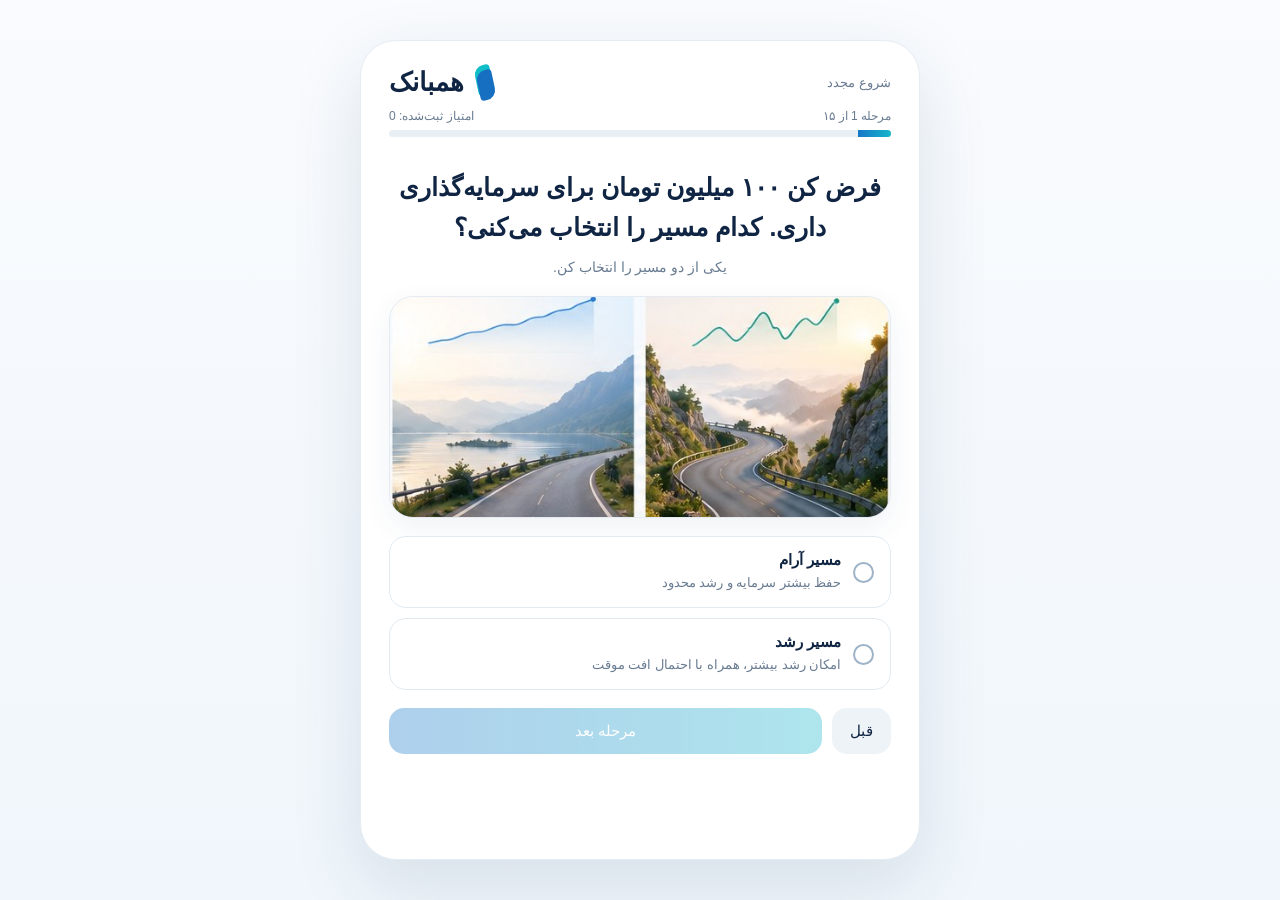
<file: risk-questionnaire.html>
<!doctype html>
<html lang="fa" dir="rtl">
<head>
<meta charset="utf-8">
<meta name="viewport" content="width=device-width,initial-scale=1">
<title>پرسشنامه ریسک همبانک</title>
<style>

@font-face {
  font-family: 'Vazir';
  src: local('Vazir'), local('Vazir FD'), local('Vazirmatn');
  font-weight: 100 900;
  font-style: normal;
  font-display: swap;
}

:root{--ink:#102543;--muted:#687b91;--blue:#1677c8;--cyan:#18b6ca;--green:#13a56e;--line:#e6edf5;--bg:#f4f8fc}
*{box-sizing:border-box}
body{margin:0;font-family:"Vazir","Vazirmatn",Tahoma,"Segoe UI",sans-serif;background:linear-gradient(180deg,#f9fbfe,#f0f6fb);color:var(--ink)}
.app{min-height:100vh;display:grid;place-items:center;padding:24px}
.phone{width:min(560px,100%);min-height:820px;background:#fff;border:1px solid #e4edf5;border-radius:36px;box-shadow:0 25px 70px rgba(39,76,111,.13);overflow:hidden}
.top{padding:24px 28px 10px;display:flex;align-items:center;justify-content:space-between}
.logo{font-size:26px;font-weight:900;display:flex;align-items:center;gap:10px}
.mark{width:27px;height:34px;position:relative} .mark:before,.mark:after{content:"";position:absolute;width:16px;height:30px;border-radius:10px 4px 10px 4px;transform:rotate(-12deg)} .mark:before{background:#11bec7;right:9px} .mark:after{background:#176fc2;left:4px;top:5px}
.exit{font-size:13px;color:var(--muted);cursor:pointer}
.progressRow{padding:0 28px 14px} .meta{display:flex;justify-content:space-between;color:var(--muted);font-size:12px;margin-bottom:7px} .track{height:7px;background:#e8eff5;border-radius:99px;overflow:hidden} .fill{height:100%;background:linear-gradient(90deg,var(--blue),var(--cyan));transition:.3s}
.content{padding:16px 28px 26px}
h1{font-size:25px;line-height:1.6;text-align:center;margin:0 0 8px} .sub{text-align:center;color:var(--muted);line-height:1.8;font-size:14px;margin:0 0 16px}
.hero{border-radius:24px;overflow:hidden;border:1px solid #e4ebf3;background:#f7fafc;margin:12px 0 18px;box-shadow:0 10px 30px rgba(33,76,115,.07)} .hero img{display:block;width:100%;height:220px;object-fit:cover}
.opts{display:grid;gap:10px} .opt{border:1px solid #e1eaf2;background:#fff;border-radius:17px;padding:14px 16px;cursor:pointer;transition:.18s;display:flex;align-items:center;gap:12px} .opt:hover{transform:translateY(-1px);box-shadow:0 8px 20px rgba(29,84,126,.07)} .opt.sel{border:2px solid var(--blue);background:#f5fbff} .radio{width:21px;height:21px;border-radius:50%;border:2px solid #9eb3c7;flex:0 0 auto;position:relative} .opt.sel .radio{border-color:var(--blue)} .opt.sel .radio:after{content:"";width:11px;height:11px;background:var(--blue);border-radius:50%;position:absolute;inset:3px}
.txt b{display:block;font-size:15px;margin-bottom:4px} .txt span{font-size:12.5px;color:var(--muted);line-height:1.6}
.nav{display:flex;gap:10px;margin-top:18px} button{border:0;border-radius:15px;padding:14px 18px;font-size:15px;cursor:pointer} .next{background:linear-gradient(90deg,var(--blue),var(--cyan));color:#fff;flex:1} .next:disabled{opacity:.35;cursor:not-allowed} .back{background:#edf3f7;color:var(--ink)} 
.result{text-align:center;padding:18px 4px} .score{width:170px;height:170px;border-radius:50%;margin:18px auto;background:conic-gradient(var(--blue) 0deg,#e8eff5 0);display:grid;place-items:center;position:relative} .score:before{content:"";width:132px;height:132px;border-radius:50%;background:#fff;position:absolute} .scorein{position:relative;z-index:1} .num{font-size:48px;font-weight:900} .den{font-size:13px;color:var(--muted)} .badge{display:inline-block;padding:9px 15px;border-radius:99px;font-weight:800;margin:5px 0 10px} .low{background:#edf5ff;color:#2865a7} .mod{background:#fff3da;color:#9b6800} .high{background:#e9f8f0;color:#16814e} .desc{color:var(--muted);line-height:1.9;font-size:14px}
.break{display:grid;grid-template-columns:repeat(5,1fr);gap:7px;margin-top:18px} .chip{background:#f6f9fc;border-radius:12px;padding:8px;font-size:11px;color:var(--muted)} .chip b{display:block;color:var(--ink);font-size:15px;margin-top:3px}
@media(max-width:600px){
  html,body{height:100%;overflow:hidden}
  .app{padding:0;height:100dvh;min-height:100dvh;display:block;overflow:hidden}
  .phone{border-radius:0;border:0;width:100%;height:100dvh;min-height:0;overflow:hidden;display:flex;flex-direction:column}
  .top{padding:10px 16px 4px;flex:0 0 auto}
  .logo{font-size:21px}.mark{transform:scale(.82);transform-origin:center}
  .exit{font-size:11px}
  .progressRow{padding:0 16px 7px;flex:0 0 auto}
  .meta{font-size:10.5px;margin-bottom:4px}.track{height:5px}
  .content{padding:5px 16px 10px;flex:1 1 auto;min-height:0;display:flex;flex-direction:column;overflow:hidden}
  h1{font-size:clamp(16px,2.35vh,20px);line-height:1.45;margin:0 0 3px;flex:0 0 auto}
  .sub{font-size:clamp(10.5px,1.55vh,12.5px);line-height:1.45;margin:0 0 5px;flex:0 0 auto}
  .hero{margin:3px 0 6px;border-radius:15px;flex:0 0 auto}
  .hero img{height:clamp(92px,17vh,135px)}
  .opts{gap:5px;flex:1 1 auto;min-height:0;align-content:start}
  .opt{border-radius:12px;padding:clamp(5px,0.9vh,8px) 10px;gap:8px;min-height:0}
  .radio{width:17px;height:17px;border-width:1.5px}.opt.sel .radio:after{width:9px;height:9px;inset:2.5px}
  .txt b{font-size:clamp(11.5px,1.65vh,13.5px);margin-bottom:1px;line-height:1.25}
  .txt span{font-size:clamp(9.5px,1.35vh,11.5px);line-height:1.3}
  .nav{gap:7px;margin-top:6px;flex:0 0 auto}
  button{border-radius:11px;padding:clamp(8px,1.35vh,11px) 12px;font-size:12.5px}
  .result{padding:4px 4px}.result h1{font-size:20px}
  .score{width:145px;height:145px;margin:12px auto}.score:before{width:112px;height:112px}.num{font-size:40px}
}
@media(max-width:600px) and (max-height:720px){
  .top{padding-top:6px}.hero img{height:88px}.hero{margin:2px 0 4px}
  h1{font-size:15px}.sub{font-size:10px;margin-bottom:3px}
  .opts{gap:3px}.opt{padding:4px 8px}.txt b{font-size:11.5px}.txt span{font-size:9.5px}
  .nav{margin-top:4px}button{padding:7px 10px}
}
</style>
</head>
<body>
<div class="app">
 <div class="phone">
  <div class="top">
   <div class="exit" onclick="resetQuiz()">شروع مجدد</div>
   <div class="logo"><div class="mark"></div>همبانک</div>
  </div>
  <div class="progressRow">
    <div class="meta"><span id="step">مرحله ۱ از ۱۵</span><span id="scoreLive">امتیاز ثبت‌شده: ۰</span></div>
    <div class="track"><div id="fill" class="fill"></div></div>
  </div>
  <div id="content" class="content"></div>
 </div>
</div>
<script>
const Q=[{"title": "فرض کن ۱۰۰ میلیون تومان برای سرمایه‌گذاری داری. کدام مسیر را انتخاب می‌کنی؟", "subtitle": "یکی از دو مسیر را انتخاب کن.", "options": [["مسیر آرام", "حفظ بیشتر سرمایه و رشد محدود", 1], ["مسیر رشد", "امکان رشد بیشتر، همراه با احتمال افت موقت", 5]]}, {"title": "این سرمایه را برای چه مدتی کنار می‌گذاری؟", "subtitle": "فرض کن همان ۱۰۰ میلیون تومان را سرمایه‌گذاری کرده‌ای. احتمالاً چه زمانی به این پول نیاز پیدا می‌کنی؟", "options": [["کمتر از ۳ سال", "به‌زودی به این پول نیاز دارم.", 1], ["۳ تا ۱۰ سال", "می‌توانم چند سال به این پول دست نزنم.", 3], ["بیشتر از ۱۰ سال", "این پول را برای آینده دور کنار گذاشته‌ام.", 5]]}, {"title": "یک فرصت سرمایه‌گذاری جدید پیدا کرده‌ای. اطلاعات اولیه خوب است، اما هنوز همه‌چیز روشن نیست.", "subtitle": "معمولاً چقدر محتاط وارد چنین موقعیتی می‌شوی؟", "options": [["خیلی محتاط", "تا تقریباً همه‌چیز روشن نشود وارد نمی‌شوم.", 1], ["محتاط", "بعد از بررسی زیاد وارد می‌شوم.", 2], ["متعادل", "کمی بررسی می‌کنم و بعد تصمیم می‌گیرم.", 3], ["نسبتاً سریع", "اگر نشانه‌ها خوب باشد وارد می‌شوم.", 4], ["جسور", "فرصت‌های تازه را زودتر امتحان می‌کنم.", 5]]}, {"title": "فرض کن بخشی از سرمایه‌ات وارد بازار سهام شده و قیمت‌ها دائماً بالا و پایین می‌شوند.", "subtitle": "این فضا برایت چقدر راحت است؟", "options": [["اصلاً راحت نیستم", "ترجیح می‌دهم وارد چنین فضایی نشوم.", 1], ["کم‌راحت", "برایم استرس‌زاست و با احتیاط زیاد می‌مانم.", 2], ["خنثی", "نه راحت هستم نه ناراحت.", 3], ["راحت", "با این فضا نسبتاً راحت هستم.", 4], ["کاملاً راحت", "نوسان بازار برایم طبیعی است.", 5]]}, {"title": "پنج سطح سرمایه‌گذاری پیش روی توست.", "subtitle": "هرچه امکان رشد بیشتر شود، نوسان هم بیشتر می‌شود. کدام انتخاب طبیعی‌تر است؟", "options": [["حفظ سرمایه", "رشد خیلی کم؛ امنیت بالاتر.", 1], ["امنیت بیشتر", "بیشتر امنیت می‌خواهم، کمی رشد هم مهم است.", 2], ["تعادل", "بین امنیت و رشد تعادل می‌خواهم.", 3], ["رشد بیشتر", "برای رشد بیشتر، نوسان بیشتری می‌پذیرم.", 4], ["اولویت با رشد", "رشد برایم مهم‌تر از ثبات است.", 5]]}, {"title": "یک فرصت سرمایه‌گذاری مناسب پیدا کرده‌ای و فقط تا فردا برای تصمیم‌گیری زمان داری.", "subtitle": "اطلاعات اصلی را هم در اختیار داری. معمولاً در چنین شرایطی چطور تصمیم می‌گیری؟", "options": [["زمان بیشتری لازم دارم", "احتمالاً نمی‌توانم به این سرعت تصمیم بگیرم.", 1], ["بررسی بیشتر", "برای تصمیم نیاز به زمان بیشتری دارم.", 2], ["بستگی دارد", "نه سریع تصمیم می‌گیرم نه خیلی دیر.", 3], ["نسبتاً سریع", "اگر اطلاعات کافی باشد تصمیم می‌گیرم.", 4], ["بدون تعلل", "وقتی اطلاعات لازم را دارم سریع تصمیم می‌گیرم.", 5]]}, {"title": "بازاری را می‌بینی که قیمت‌ها در آن بیشتر از حالت معمول بالا و پایین می‌شوند.", "subtitle": "اولین برداشت تو از چنین شرایطی چیست؟", "options": [["تهدید جدی", "بهتر است فاصله بگیرم.", 1], ["بیشتر تهدید", "ریسک را بیشتر از فرصت می‌بینم.", 2], ["هم فرصت، هم تهدید", "برداشتم خنثی است.", 3], ["بیشتر فرصت", "فرصت را بیشتر از تهدید می‌بینم.", 4], ["فرصت", "نوسان برایم نشانه وجود فرصت است.", 5]]}, {"title": "فرض کن بخشی از پولت را می‌خواهی برای مدتی کنار بگذاری.", "subtitle": "ترجیح می‌دهی پولت بیشتر در سپرده بانکی بماند یا وارد سرمایه‌گذاری‌هایی با امکان رشد و نوسان بیشتر شود؟", "options": [["تقریباً همه در سپرده", "امنیت برایم اولویت اصلی است.", 1], ["بیشتر در سپرده", "بخش عمده را در بانک نگه می‌دارم.", 2], ["تقسیم متعادل", "بین سپرده و سرمایه‌گذاری تقسیم می‌کنم.", 3], ["بیشتر سرمایه‌گذاری", "بخش بیشتری را وارد سرمایه‌گذاری می‌کنم.", 4], ["تمرکز بر رشد", "سپرده بانکی انتخاب اصلی من نیست.", 5]]}, {"title": "یک پیشنهاد سرمایه‌گذاری به تو معرفی شده و خلاصه اطلاعاتش را می‌بینی.", "subtitle": "بازده مورد انتظار، مدت سرمایه‌گذاری، میزان نوسان و امکان برداشت. این اطلاعات چقدر برایت قابل‌فهم است؟", "options": [["تقریباً نامفهوم", "چیزی از این اطلاعات متوجه نمی‌شوم.", 1], ["نیاز به توضیح", "برای فهم بیشتر بخش‌ها کمک می‌خواهم.", 2], ["تا حدی قابل‌فهم", "بعضی بخش‌ها را می‌فهمم.", 3], ["روشن", "بیشتر اطلاعات را راحت می‌فهمم.", 4], ["کاملاً روشن", "می‌توانم سریع بفهمم و مقایسه کنم.", 5]]}, {"title": "پنج گزینه سرمایه‌گذاری پیش روی توست.", "subtitle": "هرچه احتمال رشد بیشتر می‌شود، نوسان و احتمال افت هم بیشتر می‌شود. کدام سطح را انتخاب می‌کنی؟", "options": [["رشد کم", "نوسان بسیار کم.", 1], ["رشد محدود", "نوسان کم.", 2], ["متعادل", "تعادل بین رشد و نوسان.", 3], ["رشد بالا", "نوسان بیشتر.", 4], ["رشد خیلی بالا", "با پذیرش افت‌های قابل‌توجه.", 5]]}, {"title": "مسیر سرمایه‌گذاری تو تا امروز چطور بوده؟", "subtitle": "تا امروز چقدر با سهام، صندوق‌ها و اوراق بهادار درگیر بوده‌ای؟", "options": [["تقریباً هیچ", "تجربه سرمایه‌گذاری ندارم.", 1], ["خیلی کم", "یکی دو بار با کمک دیگران سرمایه‌گذاری کرده‌ام.", 2], ["محدود", "چند تجربه داشته‌ام و با کلیات آشنا هستم.", 3], ["زیاد", "بارها سرمایه‌گذاری کرده‌ام و با ابزارها آشنا هستم.", 4], ["مستمر", "خودم تصمیم‌های سرمایه‌گذاری می‌گیرم.", 5]]}, {"title": "فرض کن یک سرمایه‌گذاری را بعد از بررسی انتخاب کرده‌ای و خرید انجام شده.", "subtitle": "چند ساعت بعد بازار کمی بالا و پایین می‌شود. معمولاً چه حسی داری؟", "options": [["خیلی مضطرب", "مدام چک می‌کنم و نگران تصمیمم هستم.", 1], ["کمی مضطرب", "چند بار وضعیت را بررسی می‌کنم.", 2], ["خنثی", "نه خیلی نگران می‌شوم نه کاملاً بی‌خیال.", 3], ["آرام", "اگر تصمیمم منطقی بوده باشد آرام می‌مانم.", 4], ["کاملاً آرام", "نوسان کوتاه‌مدت ذهنم را درگیر نمی‌کند.", 5]]}, {"title": "برای رسیدن به یک هدف مالی، با پس‌انداز فعلی‌ات کمی از برنامه عقب هستی.", "subtitle": "بیشتر پس‌انداز می‌کنی یا ریسک بیشتری برای رشد می‌پذیری؟", "options": [["تقریباً فقط پس‌انداز", "ریسک اضافه نمی‌کنم.", 1], ["بیشتر پس‌انداز", "فقط کمی ریسک اضافه می‌کنم.", 2], ["ترکیبی", "هم پس‌انداز را زیاد می‌کنم، هم کمی ریسک.", 3], ["بیشتر رشد", "بیشتر روی سرمایه‌گذاری پربازده‌تر تکیه می‌کنم.", 4], ["ریسک بیشتر", "ترجیح می‌دهم ریسک بیشتری بپذیرم.", 5]]}, {"title": "یک هفته پرنوسان را تصور کن.", "subtitle": "سرمایه‌ات چند بار بالا و پایین شده، اما در پایان هفته تقریباً به نقطه اول برگشته. این نوسان‌ها چقدر تو را نگران می‌کند؟", "options": [["خیلی زیاد", "حتی اگر در پایان ضرر نکرده باشم.", 1], ["نسبتاً زیاد", "این بالا و پایین شدن برایم آزاردهنده است.", 2], ["تا حدی", "بستگی به شرایط دارد.", 3], ["کم", "نوسان را بخشی از بازار می‌دانم.", 4], ["تقریباً هیچ", "اگر منطق سرمایه‌گذاری تغییر نکرده باشد.", 5]]}, {"title": "فرض کن ۱۰۰ میلیون تومان سرمایه‌گذاری کرده‌ای و بازار ۲۵٪ افت کرده است.", "subtitle": "ارزش سرمایه‌ات حالا ۷۵ میلیون تومان است. چه کار می‌کنی؟", "options": [["همه را می‌فروشم", "برای جلوگیری از ضرر بیشتر.", 1], ["بخشی را می‌فروشم", "برای کاهش ریسک.", 2], ["فعلاً هیچ کاری نمی‌کنم", "صبر می‌کنم.", 3], ["نگه می‌دارم", "چون افق من بلندمدت است.", 4], ["بیشتر می‌خرم", "اگر منطق سرمایه‌گذاری تغییر نکرده باشد.", 5]]}];
const V={"1": "[data-uri]", "2": "[data-uri]", "3": "[data-uri]", "4": "[data-uri]", "5": "[data-uri]", "6": "[data-uri]", "7": "[data-uri]", "8": "[data-uri]", "9": "[data-uri]", "10": "[data-uri]", "11": "[data-uri]", "12": "[data-uri]", "13": "[data-uri]", "14": "[data-uri]", "15": "[data-uri]"};
let i=0, A=Array(15).fill(null);
function total(){return A.filter(x=>x!==null).reduce((a,b)=>a+b,0)}
function render(){
 const q=Q[i], sel=A[i];
 document.getElementById('step').textContent=`مرحله ${i+1} از ۱۵`;
 document.getElementById('scoreLive').textContent=`امتیاز ثبت‌شده: ${total()}`;
 document.getElementById('fill').style.width=`${(i+1)/15*100}%`;
 document.getElementById('content').innerHTML=`
   <h1>${q.title}</h1>
   <p class="sub">${q.subtitle}</p>
   <div class="hero"><img src="${V[i+1]}" alt="تصویر سناریوی سؤال ${i+1}"></div>
   <div class="opts">
    ${q.options.map((o,idx)=>`
      <div class="opt ${sel===o[2]?'sel':''}" onclick="choose(${o[2]})">
       <div class="radio"></div>
       <div class="txt"><b>${o[0]}</b><span>${o[1]}</span></div>
      </div>`).join('')}
   </div>
   <div class="nav">
    <button class="back" onclick="prev()" ${i===0?'disabled':''}>قبل</button>
    <button class="next" onclick="next()" ${sel===null?'disabled':''}>${i===14?'مشاهده نتیجه':'مرحله بعد'}</button>
   </div>`;
}
function choose(s){A[i]=s;render()}
function next(){if(A[i]===null)return;if(i<14){i++;render()}else result()}
function prev(){if(i>0){i--;render()}}
function resetQuiz(){if(confirm('پرسشنامه از ابتدا شروع شود؟')){i=0;A=Array(15).fill(null);render()}}
function result(){
 const t=total(); let label,cls,desc;
 if(t<=35){label='L — ریسک‌پذیری پایین';cls='low';desc='فرد محافظه‌کار؛ حفظ سرمایه اولویت اصلی است و تحمل افت بازار پایین است.'}
 else if(t<=55){label='M — ریسک‌پذیری متوسط';cls='mod';desc='فرد متعادل؛ رشد سرمایه را می‌خواهد ولی نوسان را به‌صورت محدود می‌پذیرد.'}
 else{label='H — ریسک‌پذیری بالا';cls='high';desc='فرد ریسک‌پذیر؛ افت‌های کوتاه‌مدت را برای رشد بلندمدت می‌پذیرد.'}
 document.getElementById('step').textContent='نتیجه نهایی';
 document.getElementById('scoreLive').textContent=`امتیاز نهایی: ${t}`;
 document.getElementById('fill').style.width='100%';
 const deg=t/75*360;
 document.getElementById('content').innerHTML=`
 <div class="result">
  <h1>پروفایل ریسک شما</h1>
  <div class="score" style="background:conic-gradient(var(--blue) ${deg}deg,#e8eff5 0deg)">
   <div class="scorein"><div class="num">${t}</div><div class="den">از ۷۵</div></div>
  </div>
  <div class="badge ${cls}">${label}</div>
  <div class="nav"><button class="next" onclick="resetQuiz()">شروع مجدد</button></div>
 </div>`;
}
function review(){i=0;render()}
render();
</script>
</body>
</html>
</file>
